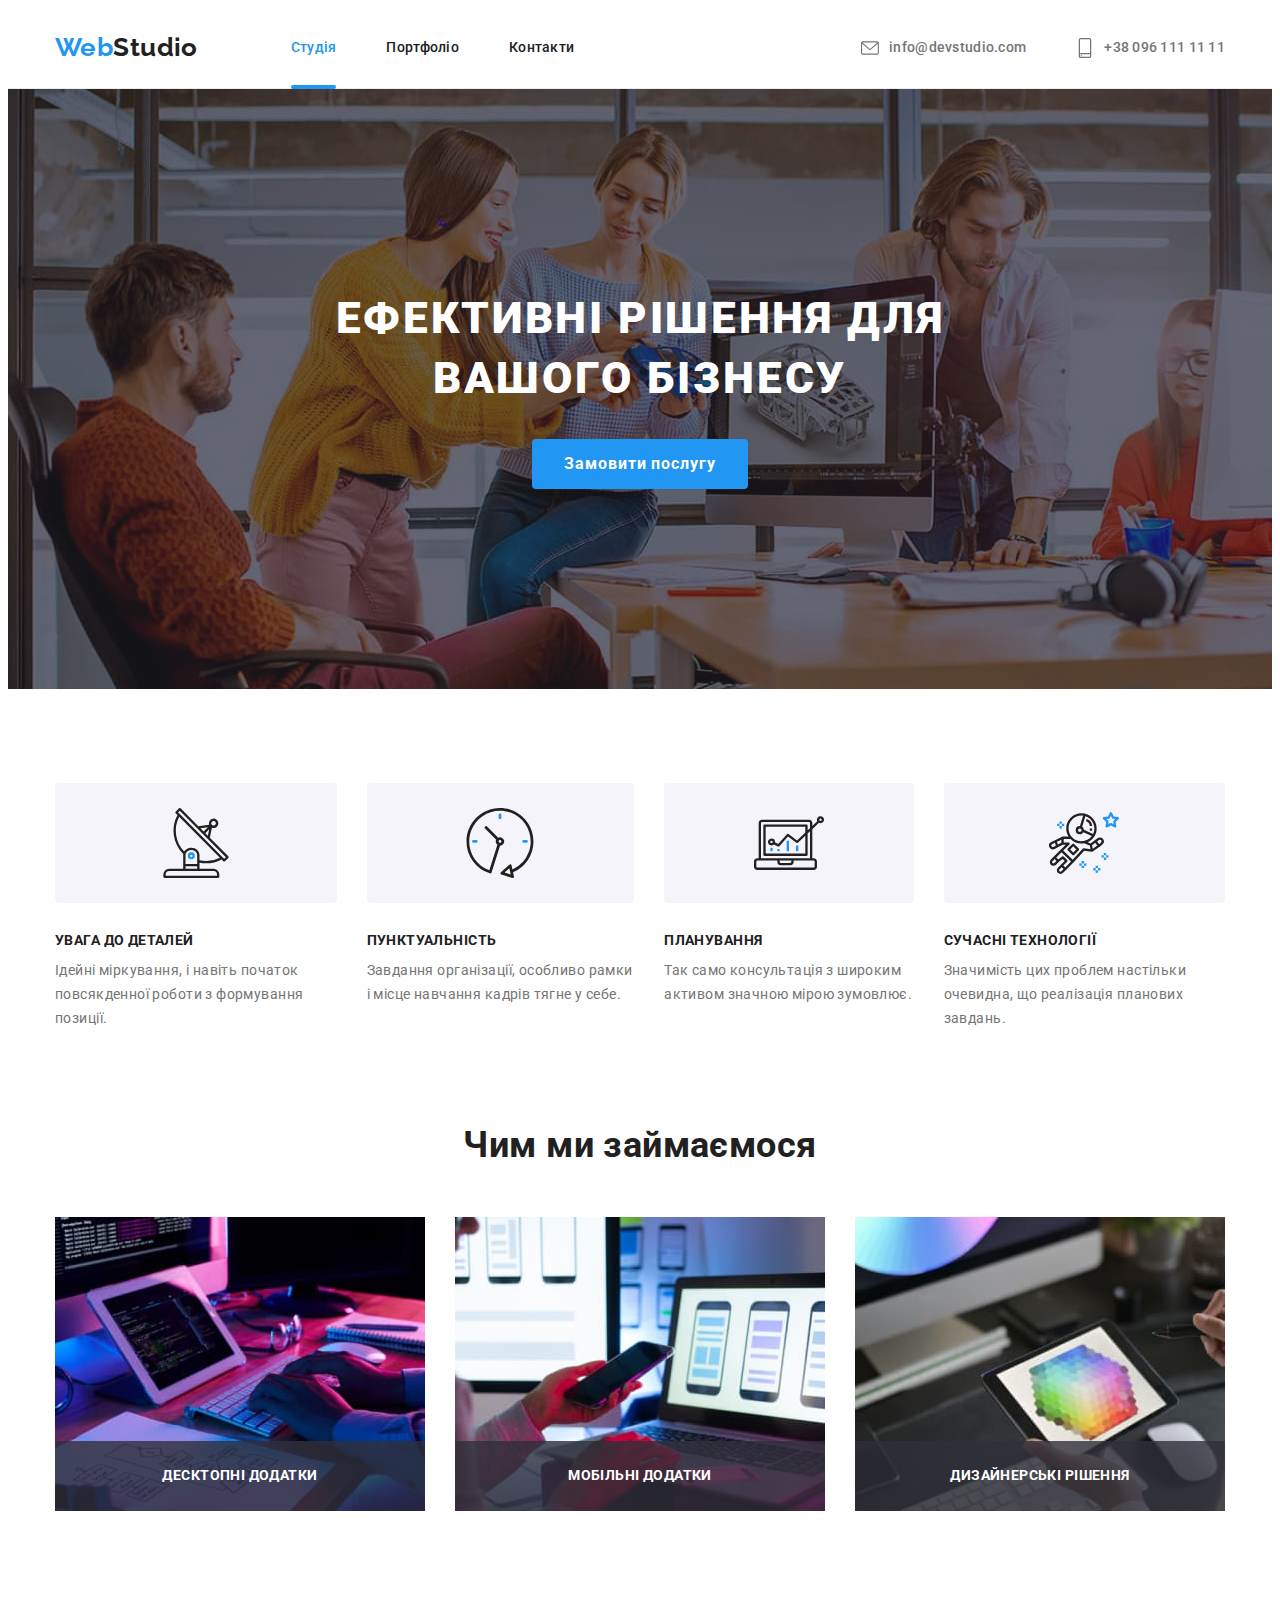
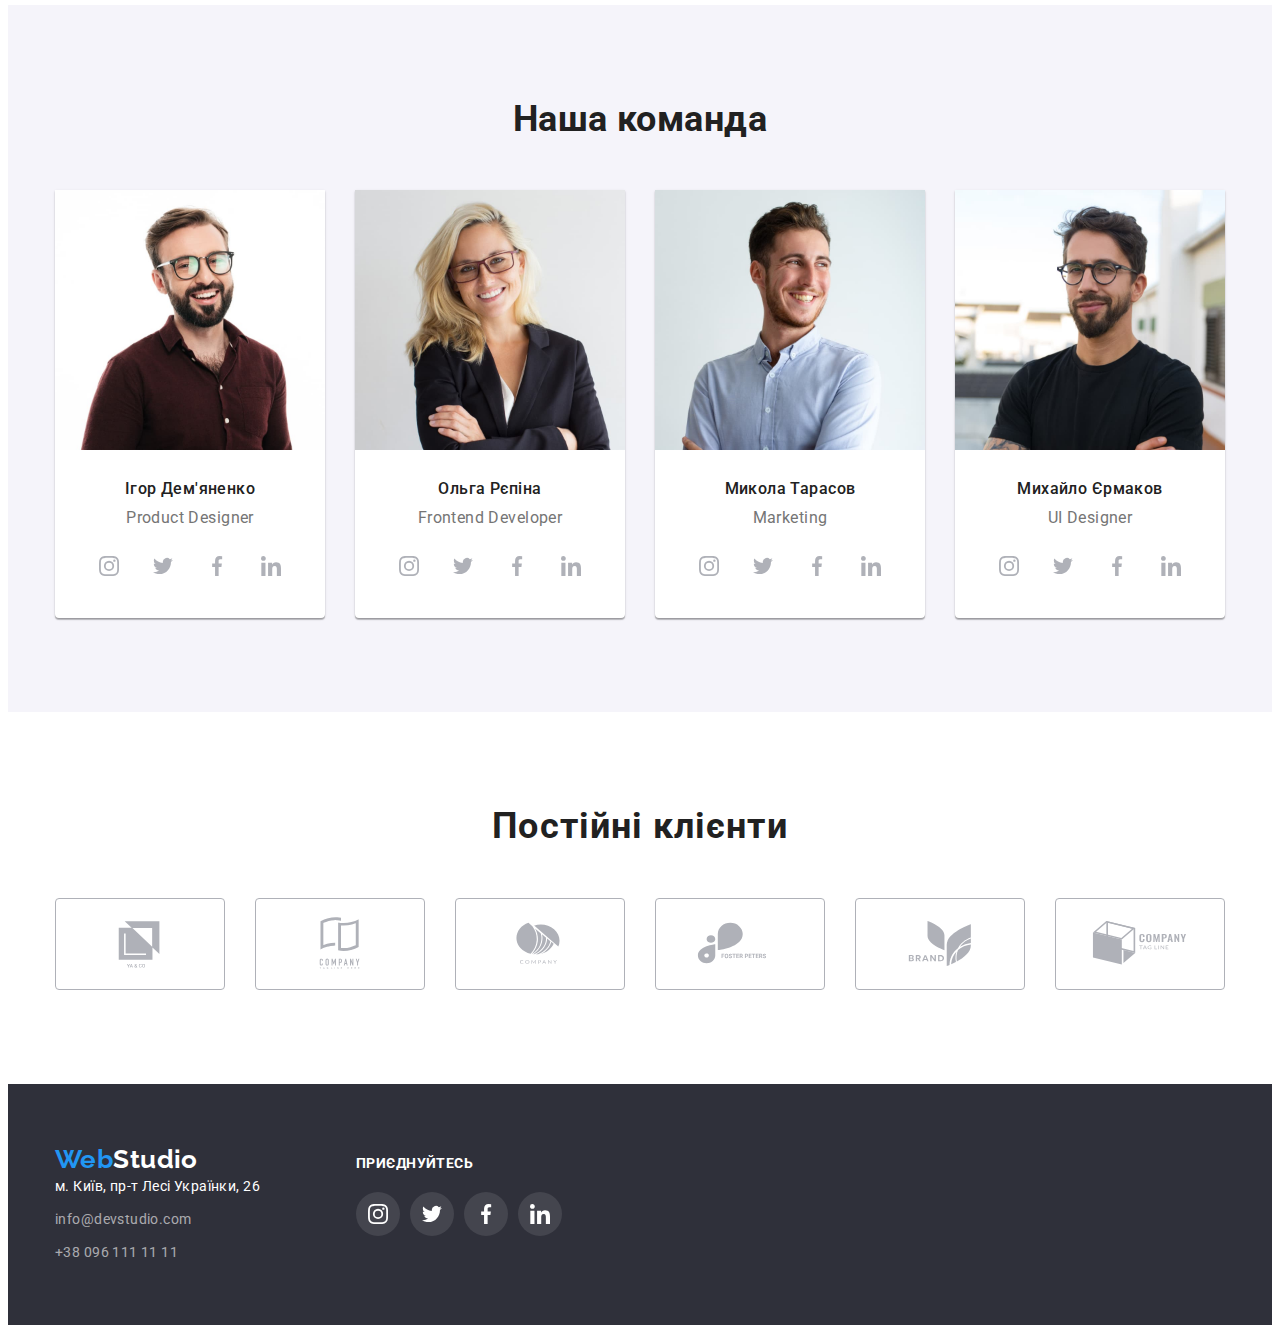
<file: index.html>
<!DOCTYPE html>
<html lang="uk">
  <head>
    <meta charset="UTF-8" />
    <meta http-equiv="X-UA-Compatible" content="IE=edge" />
    <meta name="viewport" content="width=device-width, initial-scale=1.0" />
    <title>WebStudio</title>
    <link
      href="https://fonts.googleapis.com/css2?family=Raleway:wght@700&family=Roboto:wght@400;500;700;900&display=swap"
      rel="stylesheet"
    />
    <link
      rel="stylesheet"
      href="https://cdnjs.cloudflare.com/ajax/libs/modern-normalize/1.1.0/modern-normalize.min.css"
      integrity="sha512-wpPYUAdjBVSE4KJnH1VR1HeZfpl1ub8YT/NKx4PuQ5NmX2tKuGu6U/JRp5y+Y8XG2tV+wKQpNHVUX03MfMFn9Q=="
      crossorigin="anonymous"
      referrerpolicy="no-referrer"
    />
    <link rel="stylesheet" href="./css/styles.css" />
  </head>
  <body>
    <!--Header-->
    <header class="page-header">
      <div class="container header-nav">
        <nav class="main-nav">
          <a href="/" class="logotype">Web<span class="accent">Studio</span></a>
          <ul class="site-nav list">
            <li class="item">
              <a href="./index.html" class="link current">Студія</a>
            </li>
            <li class="item">
              <a href="./portfolio.html" class="link">Портфоліо</a>
            </li>
            <li class="item">
              <a href="" class="link">Контакти</a>
            </li>
          </ul>
        </nav>

        <!--Mail+tel-->
        <ul class="auth-nav list">
          <li class="item">
            <a href="mailto:info@devstudio.com" class="mail">
              <svg class="mail-svg" height="12" width="16">
                <use href="./images/icons.svg#envelope"></use></svg
              >info@devstudio.com
            </a>
          </li>
          <li class="item">
            <a href="tel:+380961111111" class="tel">
              <svg class="tel-svg" height="16" width="10">
                <use href="./images/icons.svg#smartphone"></use></svg
              >+38 096 111 11 11
            </a>
          </li>
        </ul>
      </div>
    </header>
    <main>
      <!--Hero-->
      <section class="hero">
        <div class="container">
          <h1 class="hero-title">ЕФЕКТИВНІ РІШЕННЯ ДЛЯ ВАШОГО БІЗНЕСУ</h1>
          <button type="button" class="button" data-modal-open>
            Замовити послугу
          </button>
        </div>
      </section>

      <!--Specifics-->
      <section class="section">
        <div class="container">
          <h2 hidden>Specifics</h2>
          <ul class="feature list">
            <li class="item icon-antenna">
              <h3 class="title">УВАГА ДО ДЕТАЛЕЙ</h3>
              <p class="post">
                Ідейні міркування, і навіть початок повсякденної роботи з
                формування позиції.
              </p>
            </li>
            <li class="item icon-clock">
              <h3 class="title">ПУНКТУАЛЬНІСТЬ</h3>
              <p class="post">
                Завдання організації, особливо рамки і місце навчання кадрів
                тягне у себе.
              </p>
            </li>
            <li class="item icon-diagram">
              <h3 class="title">ПЛАНУВАННЯ</h3>
              <p class="post">
                Так само консультація з широким активом значною мірою зумовлює.
              </p>
            </li>
            <li class="item icon-astronaut">
              <h3 class="title">СУЧАСНІ ТЕХНОЛОГІЇ</h3>
              <p class="post">
                Значимість цих проблем настільки очевидна, що реалізація
                планових завдань.
              </p>
            </li>
          </ul>
        </div>
      </section>

      <!--What do we do-->
      <section class="section main-box">
        <div class="container">
          <h2 class="section-title">Чим ми займаємося</h2>
          <ul class="box list">
            <li class="box-list">
              <div class="box-thumb">
                <img
                  class="image"
                  src="./images/box/img1.jpg"
                  alt="img1"
                  width="370"
                  height="294"
                />
                <p class="text-label">Десктопні додатки</p>
              </div>
            </li>
            <li class="box-list">
              <div class="box-thumb">
                <img
                  class="image"
                  src="./images/box/img2.jpg"
                  alt="img2"
                  width="370"
                  height="294"
                />
                <p class="text-label">Мобільні додатки</p>
              </div>
            </li>
            <li class="box-list">
              <div class="box-thumb">
                <img
                  class="image"
                  src="./images/box/img3.jpg"
                  alt="img3"
                  width="370"
                  height="294"
                />
                <p class="text-label">Дизайнерські рішення</p>
              </div>
            </li>
          </ul>
        </div>
      </section>

      <!--Our team-->
      <section class="section team">
        <div class="container">
          <h2 class="team-title">Наша команда</h2>
          <ul class="team-card list">
            <li class="item">
              <img
                class="image"
                src="./images/our_team/our_team_img1.jpg"
                alt="Product Designer"
                width="270"
                height="260"
              />
              <div class="teamcard-social">
                <h3 class="title">Ігор Дем'яненко</h3>
                <p class="post">Product Designer</p>
                <div class="team-social">
                  <a href="#" class="ellipse">
                    <svg class="ellipse-svg">
                      <use href="./images/icons.svg#instagram"></use>
                    </svg>
                  </a>
                  <a href="#" class="ellipse">
                    <svg class="ellipse-svg">
                      <use href="./images/icons.svg#twitter"></use>
                    </svg>
                  </a>
                  <a href="#" class="ellipse">
                    <svg class="ellipse-svg">
                      <use href="./images/icons.svg#facebook"></use>
                    </svg>
                  </a>
                  <a href="#" class="ellipse">
                    <svg class="ellipse-svg">
                      <use href="./images/icons.svg#linkedin"></use>
                    </svg>
                  </a>
                </div>
              </div>
            </li>
            <li class="item">
              <img
                class="image"
                src="./images/our_team/our_team_img2.jpg"
                alt="Frontend Developer"
                width="270"
                height="260"
              />
              <div class="teamcard-social">
                <h3 class="title">Ольга Рєпіна</h3>
                <p class="post">Frontend Developer</p>
                <div class="team-social">
                  <a href="#" class="ellipse">
                    <svg class="ellipse-svg">
                      <use href="./images/icons.svg#instagram"></use>
                    </svg>
                  </a>
                  <a href="#" class="ellipse">
                    <svg class="ellipse-svg">
                      <use href="./images/icons.svg#twitter"></use>
                    </svg>
                  </a>
                  <a href="#" class="ellipse">
                    <svg class="ellipse-svg">
                      <use href="./images/icons.svg#facebook"></use>
                    </svg>
                  </a>
                  <a href="#" class="ellipse">
                    <svg class="ellipse-svg">
                      <use href="./images/icons.svg#linkedin"></use>
                    </svg>
                  </a>
                </div>
              </div>
            </li>
            <li class="item">
              <img
                class="image"
                src="./images/our_team/our_team_img3.jpg"
                alt="Marketing"
                width="270"
                height="260"
              />
              <div class="teamcard-social">
                <h3 class="title">Микола Тарасов</h3>
                <p class="post">Marketing</p>
                <div class="team-social">
                  <a href="#" class="ellipse">
                    <svg class="ellipse-svg">
                      <use href="./images/icons.svg#instagram"></use>
                    </svg>
                  </a>
                  <a href="#" class="ellipse">
                    <svg class="ellipse-svg">
                      <use href="./images/icons.svg#twitter"></use>
                    </svg>
                  </a>
                  <a href="#" class="ellipse">
                    <svg class="ellipse-svg">
                      <use href="./images/icons.svg#facebook"></use>
                    </svg>
                  </a>
                  <a href="#" class="ellipse">
                    <svg class="ellipse-svg">
                      <use href="./images/icons.svg#linkedin"></use>
                    </svg>
                  </a>
                </div>
              </div>
            </li>
            <li class="item">
              <img
                class="image"
                src="./images/our_team/our_team_img4.jpg"
                alt="UI Designer"
                width="270"
                height="260"
              />
              <div class="teamcard-social">
                <h3 class="title">Михайло Єрмаков</h3>
                <p class="post">UI Designer</p>
                <div class="team-social">
                  <a href="#" class="ellipse">
                    <svg class="ellipse-svg">
                      <use href="./images/icons.svg#instagram"></use>
                    </svg>
                  </a>
                  <a href="#" class="ellipse">
                    <svg class="ellipse-svg">
                      <use href="./images/icons.svg#twitter"></use>
                    </svg>
                  </a>
                  <a href="#" class="ellipse">
                    <svg class="ellipse-svg">
                      <use href="./images/icons.svg#facebook"></use>
                    </svg>
                  </a>
                  <a href="#" class="ellipse">
                    <svg class="ellipse-svg">
                      <use href="./images/icons.svg#linkedin"></use>
                    </svg>
                  </a>
                </div>
              </div>
            </li>
          </ul>
        </div>
      </section>

      <!--Client-->
      <section class="section client">
        <div class="container">
          <h2 class="client-title">Постійні клієнти</h2>
          <ul class="client-card list">
            <li class="item">
              <a href="#" class="logo">
                <svg class="logo-svg">
                  <use href="./images/icons.svg#Logo1"></use>
                </svg>
              </a>
            </li>
            <li class="item">
              <a href="#" class="logo">
                <svg class="logo-svg">
                  <use href="./images/icons.svg#Logo2"></use>
                </svg>
              </a>
            </li>
            <li class="item">
              <a href="#" class="logo">
                <svg class="logo-svg">
                  <use href="./images/icons.svg#Logo3"></use>
                </svg>
              </a>
            </li>
            <li class="item">
              <a href="#" class="logo">
                <svg class="logo-svg">
                  <use href="./images/icons.svg#Logo4"></use>
                </svg>
              </a>
            </li>
            <li class="item">
              <a href="#" class="logo">
                <svg class="logo-svg">
                  <use href="./images/icons.svg#Logo5"></use>
                </svg>
              </a>
            </li>
            <li class="item">
              <a href="#" class="logo">
                <svg class="logo-svg">
                  <use href="./images/icons.svg#Logo6"></use>
                </svg>
              </a>
            </li>
          </ul>
        </div>
      </section>
    </main>

    <!--Footer-->
    <!--Contact Section-->
    <footer class="footer">
      <div class="container">
        <div class="container-footer">
          <div class="footer-adres">
            <a href="/" class="logotype"
              >Web<span class="studio">Studio</span></a
            >
            <address class="adress-nav">
              <ul class="contact list">
                <li class="item">
                  <a
                    href="https://goo.gl/maps/7zNhKzBeEA4Yudbg6"
                    target="_blank"
                    rel="noopener noreferrer nofollow"
                    class="adres"
                    >м. Київ, пр-т Лесі Українки, 26
                  </a>
                </li>
                <li class="item">
                  <a href="mailto:info@devstudio.com" class="link"
                    >info@devstudio.com</a
                  >
                </li>
                <li class="item">
                  <a href="tel:+380961111111" class="link">+38 096 111 11 11</a>
                </li>
              </ul>
            </address>
          </div>

          <!--Social link-->
          <div class="footer-social">
            <p class="social-title">приєднуйтесь</p>
            <ul class="social list">
              <li class="item">
                <a href="#" class="ellips">
                  <svg class="ellips-svg">
                    <use href="./images/icons.svg#instagram"></use>
                  </svg>
                </a>
              </li>
              <li class="item">
                <a href="#" class="ellips">
                  <svg class="ellips-svg">
                    <use href="./images/icons.svg#twitter"></use>
                  </svg>
                </a>
              </li>
              <li class="item">
                <a href="#" class="ellips">
                  <svg class="ellips-svg">
                    <use href="./images/icons.svg#facebook"></use>
                  </svg>
                </a>
              </li>
              <li class="item">
                <a href="#" class="ellips">
                  <svg class="ellips-svg">
                    <use href="./images/icons.svg#linkedin"></use>
                  </svg>
                </a>
              </li>
            </ul>
          </div>
        </div>
      </div>
    </footer>
    <div class="backdrop is-hidden" data-modal>
      <div class="modal">
        <button type="button" class="close-button" data-modal-close>
          <svg class="close-svg">
            <use href="./images/icons.svg#close"></use>
          </svg>
        </button>
      </div>
    </div>
    <script src="./js/modal.js"></script>
  </body>
</html>
</file>
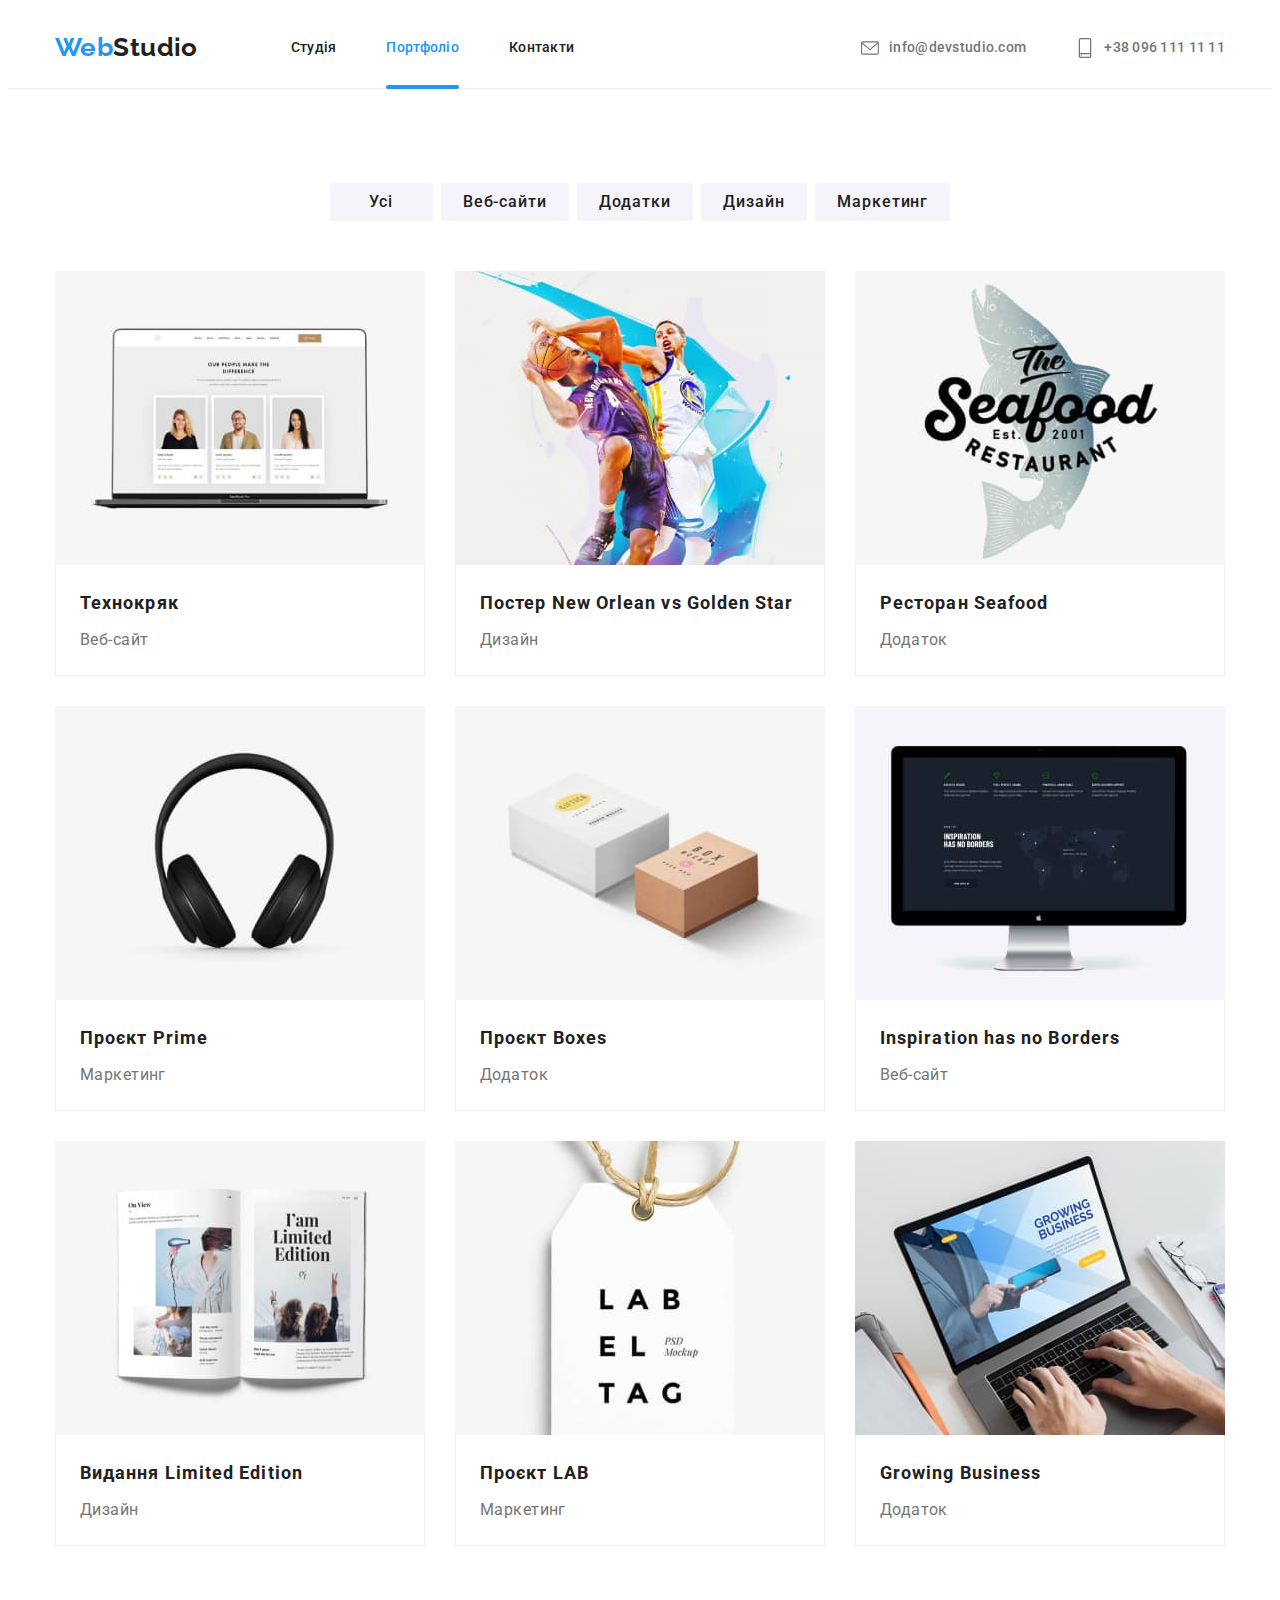
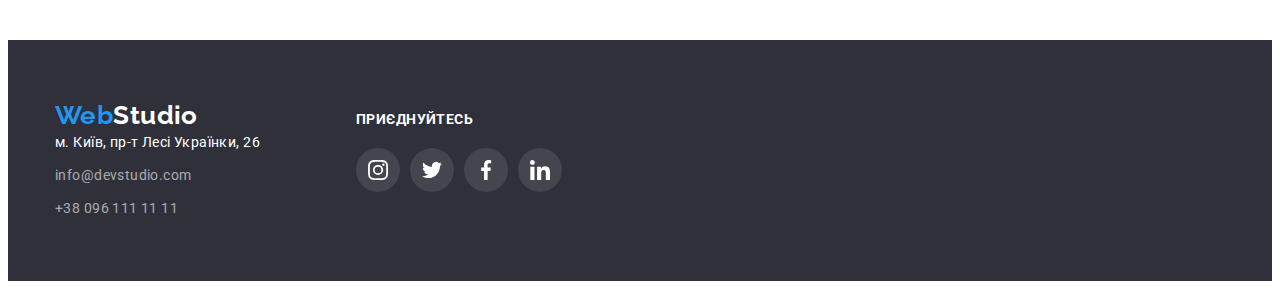
<file: portfolio.html>
<!DOCTYPE html>
<html lang="uk">
  <head class="container">
    <meta charset="UTF-8" />
    <meta http-equiv="X-UA-Compatible" content="IE=edge" />
    <meta name="viewport" content="width=device-width, initial-scale=1.0" />
    <title>WebStudio-portfolio</title>
    <link
      href="https://fonts.googleapis.com/css2?family=Raleway:wght@700&family=Roboto:wght@400;500;700;900&display=swap"
      rel="stylesheet"
    />
    <link
      rel="stylesheet"
      href="https://cdnjs.cloudflare.com/ajax/libs/modern-normalize/1.1.0/modern-normalize.min.css"
      integrity="sha512-wpPYUAdjBVSE4KJnH1VR1HeZfpl1ub8YT/NKx4PuQ5NmX2tKuGu6U/JRp5y+Y8XG2tV+wKQpNHVUX03MfMFn9Q=="
      crossorigin="anonymous"
      referrerpolicy="no-referrer"
    />
    <link rel="stylesheet" href="./css/styles.css" />
  </head>
  <body>
    <!--Header-->
    <header class="page-header">
      <div class="container header-nav">
        <nav class="main-nav">
          <a href="/" class="logotype">Web<span class="accent">Studio</span></a>
          <ul class="site-nav list">
            <li class="item">
              <a href="./index.html" class="link">Студія</a>
            </li>
            <li class="item">
              <a href="./portfolio.html" class="link current">Портфоліо</a>
            </li>
            <li class="item">
              <a href="" class="link">Контакти</a>
            </li>
          </ul>
        </nav>

        <!--Mail+tel-->
        <ul class="auth-nav list">
          <li class="item">
            <a href="mailto:info@devstudio.com" class="mail">
              <svg class="mail-svg" height="12" width="16">
                <use href="./images/icons.svg#envelope"></use></svg
              >info@devstudio.com
            </a>
          </li>
          <li class="item">
            <a href="tel:+380961111111" class="tel">
              <svg class="tel-svg" height="16" width="10">
                <use href="./images/icons.svg#smartphone"></use></svg
              >+38 096 111 11 11
            </a>
          </li>
        </ul>
      </div>
    </header>
    <main>
      <section class="section portfolio">
        <h1 hidden>Портфоліо</h1>

        <!--Buttons-->
        <div class="container">
          <ul class="filter list">
            <li class="item">
              <button type="button" class="button secondary">Усі</button>
            </li>
            <li class="item">
              <button type="button" class="button secondary">Веб-сайти</button>
            </li>
            <li class="item">
              <button type="button" class="button secondary">Додатки</button>
            </li>
            <li class="item">
              <button type="button" class="button secondary">Дизайн</button>
            </li>
            <li class="item">
              <button type="button" class="button secondary">Маркетинг</button>
            </li>
          </ul>

          <!--Portfolio-->
          <ul class="project list">
            <li class="groupe-list">
              <a class="link" href="#">
                <div class="groupe-thumb">
                  <img
                    class="image"
                    src="./images/portfolio/techno.jpg"
                    alt="Технокряк"
                    width="370"
                    height="294"
                  />
                  <p class="text-overlay">
                    Ресурс пропонує комплексні пропозиції з різним рівнем
                    функціоналу та сервісів. Все це дозволить відвідувачу
                    отримати вичерпні відомості про компанію чи приватну особу.
                  </p>
                </div>
                <div class="item">
                  <h2 class="title">Технокряк</h2>
                  <p class="post">Веб-сайт</p>
                </div>
              </a>
            </li>
            <li class="groupe-list">
              <a class="link" href="#">
                <div class="groupe-thumb">
                  <img
                    class="image"
                    src="./images/portfolio/poster.jpg"
                    alt="Постер New Orlean vs Golden Star"
                    width="370"
                    height="294"
                  />
                  <p class="text-overlay">
                    Ресурс пропонує комплексні пропозиції з різним рівнем
                    функціоналу та сервісів. Все це дозволить відвідувачу
                    отримати вичерпні відомості про компанію чи приватну особу.
                  </p>
                </div>
                <div class="item">
                  <h2 class="title">Постер New Orlean vs Golden Star</h2>
                  <p class="post">Дизайн</p>
                </div>
              </a>
            </li>
            <li class="groupe-list">
              <a class="link" href="#">
                <div class="groupe-thumb">
                  <img
                    class="image"
                    src="./images/portfolio/seafood.jpg"
                    alt="Ресторан Seafood"
                    width="370"
                    height="294"
                  />
                  <p class="text-overlay">
                    Ресурс пропонує комплексні пропозиції з різним рівнем
                    функціоналу та сервісів. Все це дозволить відвідувачу
                    отримати вичерпні відомості про компанію чи приватну особу.
                  </p>
                </div>
                <div class="item">
                  <h2 class="title">Ресторан Seafood</h2>
                  <p class="post">Додаток</p>
                </div>
              </a>
            </li>
            <li class="groupe-list">
              <a class="link" href="#">
                <div class="groupe-thumb">
                  <img
                    class="image"
                    src="./images/portfolio/prime.jpg"
                    alt="Проєкт Prime"
                    width="370"
                    height="294"
                  />
                  <p class="text-overlay">
                    Ресурс пропонує комплексні пропозиції з різним рівнем
                    функціоналу та сервісів. Все це дозволить відвідувачу
                    отримати вичерпні відомості про компанію чи приватну особу.
                  </p>
                </div>
                <div class="item">
                  <h2 class="title">Проєкт Prime</h2>
                  <p class="post">Маркетинг</p>
                </div>
              </a>
            </li>
            <li class="groupe-list">
              <a class="link" href="#">
                <div class="groupe-thumb">
                  <img
                    class="image"
                    src="./images/portfolio/boxes.jpg"
                    alt="Проєкт Boxes"
                    width="370"
                    height="294"
                  />
                  <p class="text-overlay">
                    Ресурс пропонує комплексні пропозиції з різним рівнем
                    функціоналу та сервісів. Все це дозволить відвідувачу
                    отримати вичерпні відомості про компанію чи приватну особу.
                  </p>
                </div>
                <div class="item">
                  <h2 class="title">Проєкт Boxes</h2>
                  <p class="post">Додаток</p>
                </div>
              </a>
            </li>
            <li class="groupe-list">
              <a class="link" href="#">
                <div class="groupe-thumb">
                  <img
                    class="image"
                    src="./images/portfolio/inspiration.jpg"
                    alt="Inspiration has no Borders"
                    width="370"
                    height="294"
                  />
                  <p class="text-overlay">
                    Ресурс пропонує комплексні пропозиції з різним рівнем
                    функціоналу та сервісів. Все це дозволить відвідувачу
                    отримати вичерпні відомості про компанію чи приватну особу.
                  </p>
                </div>
                <div class="item">
                  <h2 class="title">Inspiration has no Borders</h2>
                  <p class="post">Веб-сайт</p>
                </div>
              </a>
            </li>
            <li class="groupe-list">
              <a class="link" href="#">
                <div class="groupe-thumb">
                  <img
                    class="image"
                    src="./images/portfolio/limedition.jpg"
                    alt="Видання Limited Edition"
                    width="370"
                    height="294"
                  />
                  <p class="text-overlay">
                    Ресурс пропонує комплексні пропозиції з різним рівнем
                    функціоналу та сервісів. Все це дозволить відвідувачу
                    отримати вичерпні відомості про компанію чи приватну особу.
                  </p>
                </div>
                <div class="item">
                  <h2 class="title">Видання Limited Edition</h2>
                  <p class="post">Дизайн</p>
                </div>
              </a>
            </li>
            <li class="groupe-list">
              <a class="link" href="#">
                <div class="groupe-thumb">
                  <img
                    class="image"
                    src="./images/portfolio/lab.jpg"
                    alt="Проєкт LAB"
                    width="370"
                    height="294"
                  />
                  <p class="text-overlay">
                    Ресурс пропонує комплексні пропозиції з різним рівнем
                    функціоналу та сервісів. Все це дозволить відвідувачу
                    отримати вичерпні відомості про компанію чи приватну особу.
                  </p>
                </div>
                <div class="item">
                  <h2 class="title">Проєкт LAB</h2>
                  <p class="post">Маркетинг</p>
                </div>
              </a>
            </li>
            <li class="groupe-list">
              <a class="link" href="#">
                <div class="groupe-thumb">
                  <img
                    class="image"
                    src="./images/portfolio/growing.jpg"
                    alt="Growing Business"
                    width="370"
                    height="294"
                  />
                  <p class="text-overlay">
                    Ресурс пропонує комплексні пропозиції з різним рівнем
                    функціоналу та сервісів. Все це дозволить відвідувачу
                    отримати вичерпні відомості про компанію чи приватну особу.
                  </p>
                </div>
                <div class="item">
                  <h2 class="title">Growing Business</h2>
                  <p class="post">Додаток</p>
                </div>
              </a>
            </li>
          </ul>
        </div>
      </section>
    </main>
    <!--Footer-->
    <!--Contact Section-->
    <footer class="footer">
      <div class="container">
        <div class="container-footer">
          <div class="footer-adres">
            <a href="/" class="logotype"
              >Web<span class="studio">Studio</span></a
            >
            <address class="adress-nav">
              <ul class="contact list">
                <li class="item">
                  <a
                    href="https://goo.gl/maps/7zNhKzBeEA4Yudbg6"
                    target="_blank"
                    rel="noopener noreferrer nofollow"
                    class="adres"
                    >м. Київ, пр-т Лесі Українки, 26
                  </a>
                </li>
                <li class="item">
                  <a href="mailto:info@devstudio.com" class="link"
                    >info@devstudio.com</a
                  >
                </li>
                <li class="item">
                  <a href="tel:+380961111111" class="link">+38 096 111 11 11</a>
                </li>
              </ul>
            </address>
          </div>

          <!--Social link-->
          <div class="footer-social">
            <p class="social-title">приєднуйтесь</p>
            <ul class="social list">
              <li class="item">
                <a href="#" class="ellips">
                  <svg class="ellips-svg">
                    <use href="./images/icons.svg#instagram"></use>
                  </svg>
                </a>
              </li>
              <li class="item">
                <a href="#" class="ellips">
                  <svg class="ellips-svg">
                    <use href="./images/icons.svg#twitter"></use>
                  </svg>
                </a>
              </li>
              <li class="item">
                <a href="#" class="ellips">
                  <svg class="ellips-svg">
                    <use href="./images/icons.svg#facebook"></use>
                  </svg>
                </a>
              </li>
              <li class="item">
                <a href="#" class="ellips">
                  <svg class="ellips-svg">
                    <use href="./images/icons.svg#linkedin"></use>
                  </svg>
                </a>
              </li>
            </ul>
          </div>
        </div>
      </div>
    </footer>
  </body>
</html>
</file>
<file: css/styles.css>
/*Колір основного тексту #212121*/
/*Вторинний колір тексту #757575*/
/*Акцент #2196F3*/
/*HEDER and FOOTER #2F303A*/
/*Tel, mailto rgba(255, 255, 255, 0.6);*/
/*Основне тло background: ##FFFFFF*/
/*Додатковий колір кнопок #F5F4FA*/
/*Утиліта для скидання точок ненумерованого списку*/

:root {
    --text-color: #ffffff;
    --primary-text-color: #212121;
    --secondary-text-color: #757575;
    --accent-color: #2196f3;
    --primary-button-color: #f5f4fa;
    --background-color: #f5f4fa;
    --primary-background-color: #ffffff;
    --secondary-background-color: #2f303a;
    --border-color: #eeeeee;
    --timing-function: cubic-bezier(0.4, 0, 0.2, 1);
}

html {
    box-sizing: border-box;
}

*,
*::before,
*::after {
    box-sizing: inherit;
}

h1,
h2,
h3,
h4,
h5,
h6,
ul,
p {
    margin: 0;
}

ul {
    padding-left: 0;
}

body {
    color: var(--primary-text-color);
    background-color: var(--primary-background-color);
    font-family: Roboto, sans-serif;
    font-size: 14px;
    letter-spacing: 0.03em;
}

.list {
    list-style: none;
    margin-top: 0;
    margin-bottom: auto;
}

/*Відмінюємо підкреслення для тегів*/
a,
adress {
    text-decoration: none;
}

button {
    border: none;
}

/*Розмітка сторінки*/
.container {
    margin-left: auto;
    margin-right: auto;
    padding-left: 15px;
    padding-right: 15px;
    width: 1200px;
}

.section {
    padding-top: 94px;
    padding-bottom: 94px;
}

.container-footer {
    display: flex;
    align-items: baseline;
    width: 507px;
    justify-content: space-between;
}

.container-footer:last-child {
    margin-right: 0px;
}

/*Стиль logotype*/
.logotype {
    color: var(--accent-color);
    font-family: Raleway, sans-serif;
    font-weight: 700;
    font-size: 26px;
    line-height: 1.2;    
}

.accent {
    color: var(--primary-text-color);
    font-family: Raleway, sans-serif;
    font-weight: 700;
    font-size: 26px;
    line-height: 1.2;
}

.studio {
    color: var(--text-color);
    font-family: Raleway, sans-serif;
    font-weight: 700;
    font-size: 26px;
    line-height: 1.2;
}

/*Header*/
.page-header {
    border-bottom: 1px solid #ececec;
}

.header-nav {
    display: flex;
    align-items: center;
}

.main-nav {
    display: flex;
    align-items: center;
    justify-content: center;
}

/* Site nav*/
.site-nav {
    display: flex;
    margin-left: 93px;
}

.site-nav .item {
    margin-right: 50px;
}

.site-nav .link {
    display: block;
    padding-top: 32px;
    padding-bottom: 32px;
    color: var(--primary-text-color);
    font-weight: 500;
    line-height: 1.14;
    letter-spacing: 0.02em;
    transition: color 250ms var(--timing-function);
}
/*Робим підкреслювання*/
.site-nav .link.current {
    position: relative;
    color: var(--accent-color);
}

.item .current::after {
    display: block;
    position: absolute;
    bottom: -1px;
    content: '';
    width: 100%;
    height: 4px;
    background-color: var(--accent-color);
    border-radius: 2px;
}

.site-nav .item:last-child {
    margin-right: 0px;
}

.site-nav .link:hover,
.site-nav .link:focus {
    color: var(--accent-color);
}

/*Mail+tel*/
/*Auth-nav*/

.auth-nav {
    display: flex;
    margin-left: auto;
    align-items: center;
}

.auth-nav .item+.item {
    margin-left: 50px;
}

.auth-nav .mail {
    display: flex;
    height: 16px;
    color: var(--secondary-text-color);
    font-weight: 500;
    line-height: 1.14;
    letter-spacing: 0.02em;
    align-items: center;
    padding-top: 40px;
    padding-bottom: 40px;
    transition: color 250ms var(--timing-function);
}

.auth-nav .tel {
    display: flex;
    height: 16px;
    color: var(--secondary-text-color);
    font-weight: 500;
    line-height: 1.14;
    letter-spacing: 0.02em;
    align-items: center;
    padding-top: 40px;
    padding-bottom: 40px;
    transition: color 250ms var(--timing-function);
}

.mail-svg {
    fill: var(--secondary-text-color);
    margin-right: 10px;
    width: 18px;
    height: 20px;
    padding: 0;
    transition: fill 250ms var(--timing-function);
}

.tel-svg {
    margin-right: 10px;
    width: 18px;
    height: 20px;
    padding: 0;
    fill: var(--secondary-text-color);
    transition: color 250ms var(--timing-function);
}

.mail:hover,
.mail:focus {
    color: var(--accent-color);
}

.mail:hover svg,
.mail:focus svg {
    fill: var(--accent-color);
}

.tel:hover,
.tel:focus {
    color: var(--accent-color);
}

.tel:hover svg,
.tel:focus svg {
    fill: var(--accent-color);
}

/*Hero*/
.hero {
    height: 600px;
    max-width: 1600px;
    margin-left: auto;
    margin-right: auto;
    padding-top: 200px;
    padding-bottom: 200px;
    text-align: center;
    background-image: linear-gradient(to right, rgba(47, 48, 58, 0.4), rgba(47, 48, 58, 0.4)),
        url(../images/hero/hero.png);
    background-color: #c4c4c4;
}

.hero-title {
    margin-top: 0;
    margin-bottom: 30px;
    margin-left: auto;
    margin-right: auto;
    width: 696px;
    color: var(--text-color);
    font-weight: 900;
    font-size: 44px;
    line-height: 1.36;
    text-transform: uppercase;
    letter-spacing: 0.06em;
}

/*Specifics*/
.feature {
    display: flex;
    justify-content: center;
}

.feature .item {
    margin-right: 30px;
}

.feature .item::before {
    display: flex;
    content: '';
    height: 120px;
    border-radius: 4px;
    background-repeat: no-repeat;
    background-position: center;
    background-color: var(--primary-button-color);
    margin-bottom: 30px;
}

.item.icon-antenna::before {
    background-image: url(../images/feature/antenna.svg);
}

.item.icon-clock::before {
    background-image: url(../images/feature/clock.svg);
}

.item.icon-diagram::before {
    background-image: url(../images/feature/diagram.svg);
}

.item.icon-astronaut::before {
    background-image: url(../images/feature/astronaut.svg);
}

.feature .item:last-child {
    margin-right: 0px;
}

.feature .title {
    margin-top: 0;
    margin-bottom: 10px;
    color: var(--primary-text-color);
    font-weight: 700;
    line-height: 1.14;
    font-size: 14px;
    text-transform: uppercase;
}

.feature .post {
    margin-top: 0;
    margin-bottom: 0;
    color: var(--secondary-text-color);
    font-weight: 400;
    line-height: 1.71;
}

/*What do we do*/
.main-box {
    padding-top: 0;
}

.box {
    display: flex;
    justify-content: space-between;
}

.section-title {
    margin-bottom: 50px;
    color: var(--primary-text-color);
    font-weight: 700;
    font-size: 36px;
    line-height: 1.16;
    text-align: center;
}

.image {
    display: block;
    max-width: 100%;
    height: auto;
}

.box-thumb {
    position: relative;
}

.text-label {
    display: block;
    position: absolute;
    padding: 27px 0;
    height: 70px;
    width: 100%;
    bottom: 0;
    font-weight: 700;
    line-height: 1.14;
    text-align: center;
    text-transform: uppercase;
    color: var(--text-color);
    font-size: 14px;
    background: rgba(47, 48, 58, 0.8);
}

/*Our team*/
.team {
    background-color: var(--background-color);
}

.teamtext-overlay {
    background-color: var(--background-color);
}

.team-card {
    display: flex;
    justify-content: space-between;
}

.team-card .item {
    background-color: var(--primary-background-color);
    box-shadow: 0px 1px 3px rgba(0, 0, 0, 0.12), 0px 1px 1px rgba(0, 0, 0, 0.14),
        0px 2px 1px rgba(0, 0, 0, 0.2);
    border-radius: 0px 0px 4px 4px;
}

.team-title {
    margin-top: 0;
    margin-bottom: 50px;
    color: var(--primary-text-color);
    font-weight: 700;
    font-size: 36px;
    line-height: 1.16;
    text-align: center;
}

.team-card .title {
    color: var(--primary-text-color);
    font-weight: 500;
    font-size: 16px;
    line-height: 1.18;
    text-align: center;
}

.team-card .post {
    margin-top: 10px;
    margin-bottom: 16px;

    color: var(--secondary-text-color);
    font-weight: 400;
    font-size: 16px;
    line-height: 1.18;
    text-align: center;
}

.teamcard-social {
    padding-top: 30px;
    padding-bottom: 30px;
}

.team-social {
    display: flex;
    justify-content: center;
    gap: 10px;
}

.ellipse {
    display: flex;
    align-items: center;
    justify-content: center;
    height: 44px;
    width: 44px;
    background-color: var(--primary-background-color);
    border-radius: 50%;
    /*  Задаём значения перехода  */
    transition: background-color 250ms var(--timing-function);
}
.ellipse-svg {
    height: 20px;
    width: 20px;
    fill: #afb1b8;
    transition: fill 250ms var(--timing-function);
}

.ellipse:hover,
.ellipse:focus {
    background-color: var(--accent-color);
}

.ellipse:hover svg,
.ellipse:focus svg {
    fill: var(--primary-background-color);
}

/*Buttons*/
.button {
    color: var(--primary-background-color);
    background-color: var(--accent-color);
    border-color: transparent;
    font-family: 'Roboto';
    font-weight: 700;
    font-size: 16px;
    line-height: 1.875;
    text-align: center;
    letter-spacing: 0.06em;
    border-radius: 4px;
    padding: 10px 32px;
    min-width: 216px;
}

.button.primary {
    color: var(--primary-background-color);
    background-color: var(--accent-color);
    border-color: transparent;
    font-family: 'Roboto';
    font-weight: 500;
    font-size: 16px;
    line-height: 1.625;
    text-align: center;
    min-width: 73px;
    padding: 6px 22px;
    transition: color 250ms var(--timing-function),
     background-color 250ms var(--timing-function),
      box-shadow 250ms var(--timing-function);
}

.button.secondary {
    color: var(--primary-text-color);
    background-color: var(--primary-button-color);
    border-color: transparent;
    font-family: 'Roboto';
    font-weight: 500;
    font-size: 16px;
    line-height: 1.625;
    text-align: center;
    min-width: 103px;
    padding: 6px 22px;
    transition: color 250ms var(--timing-function),
        background-color 250ms var(--timing-function),
        box-shadow 250ms var(--timing-function);
}

.button:active {
    background-color: #188ce8;
    box-shadow: 0px 3px 1px rgba(0, 0, 0, 0.1), 0px 1px 2px rgba(0, 0, 0, 0.08),
        0px 2px 2px rgba(0, 0, 0, 0.12);
}

.button.primary:hover,
.button.primary:focus {
    color: var(--primary-text-color);
    background-color: var(--primary-button-color);
    box-shadow: 0px 3px 1px rgba(0, 0, 0, 0.1), 0px 1px 2px rgba(0, 0, 0, 0.08),
        0px 2px 2px rgba(0, 0, 0, 0.12);
}

.button.secondary:hover,
.button.secondary:focus {
    color: var(--primary-background-color);
    background-color: var(--accent-color);
    box-shadow: 0px 3px 1px rgba(0, 0, 0, 0.1), 0px 1px 2px rgba(0, 0, 0, 0.08),
        0px 2px 2px rgba(0, 0, 0, 0.12);
}

.filter {
    display: flex;
    justify-content: center;
}

.filter .item {
    margin-right: 8px;
}

.filter .item:last-child {
    margin-right: 0px;
}

/*Portfolio*/
.portfolio {
    padding-bottom: 94px;
}

.project {
    display: flex;
    flex-wrap: wrap;
    gap: 30px;
    margin-top: 50px;
}

.groupe-list {
    flex-basis: calc((100% - 60px) / 3);
    position: relative;
}

.project .link {
    display: block;
    transition: box-shadow 250ms var(--timing-function);
}

.project .link:hover,
.project .link:focus {
    box-shadow: 0px 1px 1px rgba(0, 0, 0, 0.12), 0px 4px 4px rgba(0, 0, 0, 0.06),
        1px 4px 6px rgba(0, 0, 0, 0.16);    
}

.groupe-thumb {
    position: relative;
    overflow: hidden;
}


.text-overlay {
    position: absolute;
    display: block;
    top: 0;
    left: 0;
    font-weight: 400;
    font-size: 18px;
    line-height: 1.55;
    color: var(--text-color);
    padding: 63px 24px;
    height: 101%;
    background: rgba(33, 150, 243, 0.9);
    transform: translateY(100%);
    transition: transform 250ms var(--timing-function);
}

.groupe-list:hover .text-overlay {
    transform: translateY(0);
}

.project .item {
    padding: 20px 24px;
    border-left: 1px solid var(--border-color);
    border-right: 1px solid var(--border-color);
    border-bottom: 1px solid var(--border-color);
}

.project .title {
    margin-bottom: 4px;

    color: var(--primary-text-color);
    font-weight: 700;
    font-size: 18px;
    line-height: 2;
    letter-spacing: 0.06em;
}

.project .post {
    margin-top: 0;
    margin-bottom: 0;
    color: var(--secondary-text-color);
    font-weight: 400;
    font-size: 16px;
    line-height: 1.88;
}

/*Client*/
.client {
    padding-bottom: 94px;
}

.client-title {
    margin-top: 0;
    margin-bottom: 50px;
    font-weight: 700;
    font-size: 36px;
    line-height: 1.16;
    text-align: center;
    letter-spacing: 0.03em;
    color: #212121;
}

.client-card {
    display: flex;
    justify-content: space-between;
}

.client-card .logo {
    display: flex;
    width: 170px;
    height: 92px;
    border: 1px solid #afb1b8;
    border-radius: 4px;
    align-items: center;
    justify-content: center;    
    transition: border-color 250ms var(--timing-function);    
}

.client-card .logo:hover,
.client-card .logo:focus {
    border-color: #2196f3;
}

.client-card .logo-svg {
    width: 106px;
    height: 60px;
    fill: #afb1b8;      
    transition: fill 250ms var(--timing-function);
}

.client-card .logo:hover svg,
.client-card .logo:focus svg {
    fill: #2196f3;
}

/*Footer*/
.footer {
    padding-top: 60px;
    padding-bottom: 60px;
    background-color: var(--secondary-background-color);
}

contact {
    margin-top: 20px;
}

.contact .item {
    margin-bottom: 9px;
}

.contact .item:last-child {
    margin-bottom: 0px;
}

.contact .adres {
    color: var(--text-color);
    font-style: normal;
    font-weight: 400;
    line-height: 1.71;
}

.contact .link {
    color: rgba(255, 255, 255, 0.6);
    font-style: normal;
    font-weight: 400;
    line-height: 1.71;
}

/*Social link*/
.social-title {
    color: var(--primary-background-color);
    margin-bottom: 20px;
    text-transform: uppercase;
    font-weight: 700;
    line-height: 1.14;
    letter-spacing: 0.03em;
}

.social {
    display: flex;
    height: 44px;
    width: 206px;
    justify-content: space-between;
}

.ellips {
    display: flex;
    align-items: center;
    justify-content: center;
    height: 44px;
    width: 44px;
    background-color: rgba(255, 255, 255, 0.1);
    border-radius: 50%;
    transition: background-color 250ms var(--timing-function);
}

.ellips-svg {
    height: 20px;
    width: 20px;
    fill: var(--primary-background-color);
    transition: fill 250ms var(--timing-function);
}

.ellips:hover,
.ellips:focus {
    background-color: var(--accent-color);
}

.ellips:hover svg,
.ellips:focus svg {
    fill: var(--primary-background-color);
}

/*Модальне вікно*/
.backdrop {
    position: fixed;
    left: 0;
    top: 0;
    width: 100%;
    height: 100%;
    background-color: rgba(0, 0, 0, 0.2);
    opacity: 1;
    transition: opacity 250ms var(--timing-function);
   /* transition-duration: 250ms;
    transition-timing-function: var(--timing-function);*/
}

.backdrop.is-hidden {        
    opacity: 0;
    pointer-events: none;
}
.backdrop.is-hidden .modal {
   transform: translate(-50%, -50%) scale(1.2) ;
}    

.modal {
    position: absolute;
    width: 528px;
    height: 581px;
    top: 50%;
    left: 50%;
    
    background-color: var(--text-color);
    border-radius: 4px;
    box-shadow: 0px 1px 3px rgba(0, 0, 0, 0.12), 0px 1px 1px rgba(0, 0, 0, 0.14),
        0px 2px 1px rgba(0, 0, 0, 0.2);
    transform: translate(-50%, -50%) scale(1);
    transition: transform 250ms var(--timing-function);  
} 

.close-button {
    position: absolute;
    width: 30px;
    height: 30px;
    top: 8px;
    right: 8px;
    background: var(--text-color);
    border: 1px solid rgba(0, 0, 0, 0.1);
    border-radius: 50%;
}

.close-svg {
    position: absolute;
    width: 18px;
    height: 18px;
    top: 50%;
    left: 50%;
    transform: translate(-50%, -50%);
}
</file>
